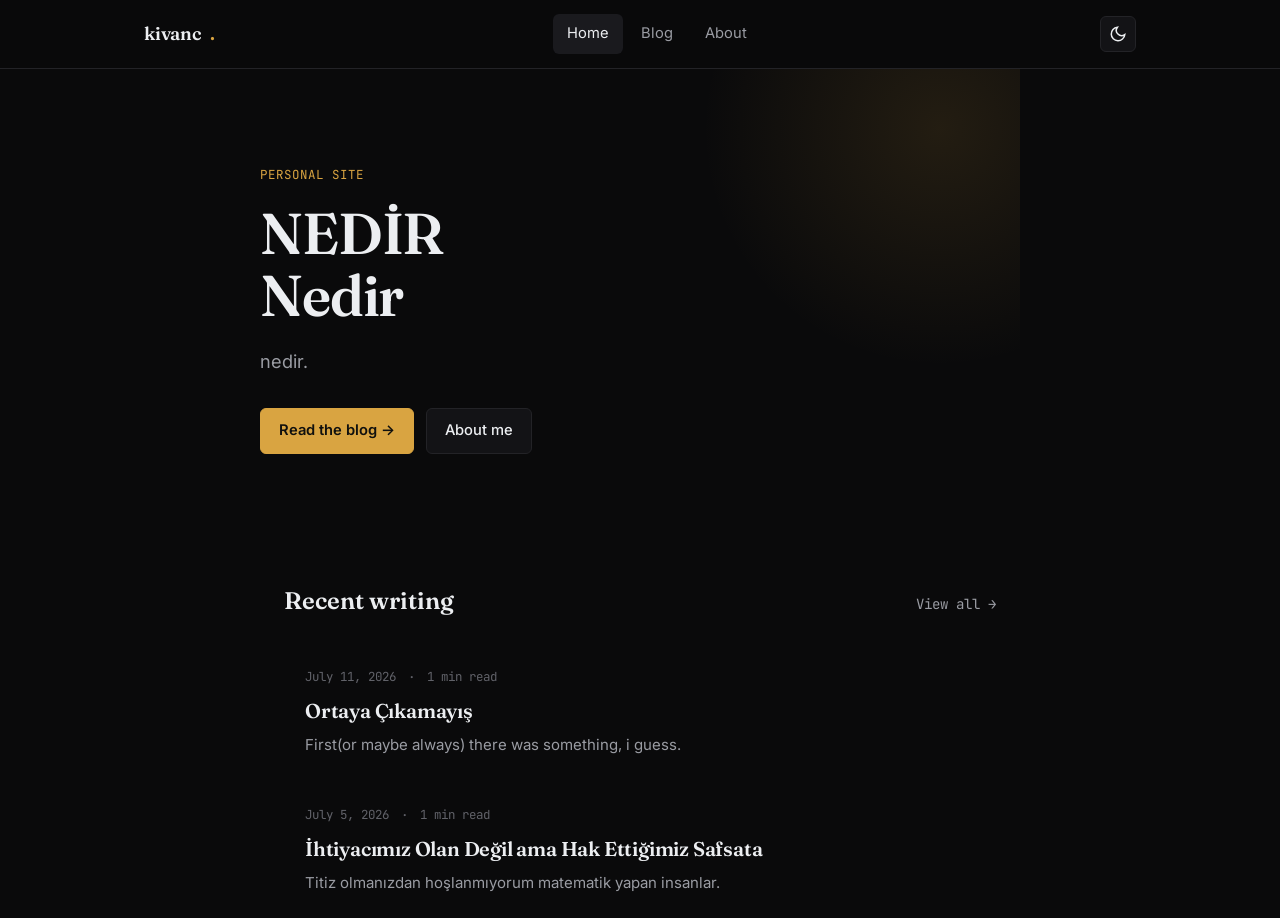
<file: index.html>
<!DOCTYPE html>
<html lang="en">
<head>
<meta charset="UTF-8">
<meta name="viewport" content="width=device-width, initial-scale=1.0">
<title>kivanc</title>
<meta name="description" content="Personal site and blog. Notes on things I'm building and thinking about.">

<!-- Open Graph / social preview -->
<meta property="og:type" content="website">
<meta property="og:title" content="kivanc — Personal Site">
<meta property="og:description" content="Personal site and blog. Notes on things I'm building and thinking about.">
<meta property="og:image" content="assets/img/og-cover.png">
<meta name="twitter:card" content="summary_large_image">

<link rel="icon" type="image/svg+xml" href="assets/img/favicon.svg">
<link rel="canonical" href="./">

<!-- Fonts -->
<link rel="preconnect" href="https://fonts.googleapis.com">
<link rel="preconnect" href="https://fonts.gstatic.com" crossorigin>
<link href="https://fonts.googleapis.com/css2?family=Fraunces:opsz,wght@9..144,500;9..144,600&family=Inter:wght@400;500;600&family=JetBrains+Mono:wght@400;500&display=swap" rel="stylesheet">

<link rel="stylesheet" href="assets/css/style.css">
<script src="assets/js/theme.js"></script>
</head>
<body>

<div id="reading-progress"></div>

<nav class="site-nav">
  <div class="inner">
    <a href="index.html" class="brand">kivanc<span class="dot">.</span></a>
    <div class="nav-links" id="nav-links">
      <a href="index.html">Home</a>
      <a href="blog.html">Blog</a>
      <a href="about.html">About</a>
    </div>
    <div class="nav-actions">
      <button class="icon-btn" id="theme-toggle" aria-label="Toggle color theme" aria-pressed="false">
        <svg viewBox="0 0 24 24" fill="none" stroke="currentColor" stroke-width="2"><path d="M21 12.79A9 9 0 1 1 11.21 3 7 7 0 0 0 21 12.79z"/></svg>
      </button>
      <button class="icon-btn nav-toggle" id="nav-toggle" aria-label="Toggle menu">
        <svg viewBox="0 0 24 24" fill="none" stroke="currentColor" stroke-width="2"><line x1="3" y1="6" x2="21" y2="6"/><line x1="3" y1="12" x2="21" y2="12"/><line x1="3" y1="18" x2="21" y2="18"/></svg>
      </button>
    </div>
  </div>
</nav>

<main>
  <section class="hero wrap">
    <p class="eyebrow">personal site</p>
    <h1>NEDİR<br>Nedir</h1>
    <p class="lead">nedir.</p>
    <div class="cta-row">
      <a class="btn btn-primary" href="blog.html">Read the blog →</a>
      <a class="btn" href="about.html">About me</a>
    </div>
  </section>

  <section class="wrap">
    <div class="section-head">
      <h2>Recent writing</h2>
      <a href="blog.html">View all →</a>
    </div>
    <div class="post-list" id="recent-posts">
      <div class="skeleton skeleton-line" style="width:60%"></div>
      <div class="skeleton skeleton-line" style="width:40%"></div>
    </div>
  </section>
</main>

<script>document.getElementById("year").textContent = new Date().getFullYear();</script>
<script src="assets/js/nav.js"></script>
<script type="module" src="assets/js/home.js"></script>
</body>
</html>
</file>
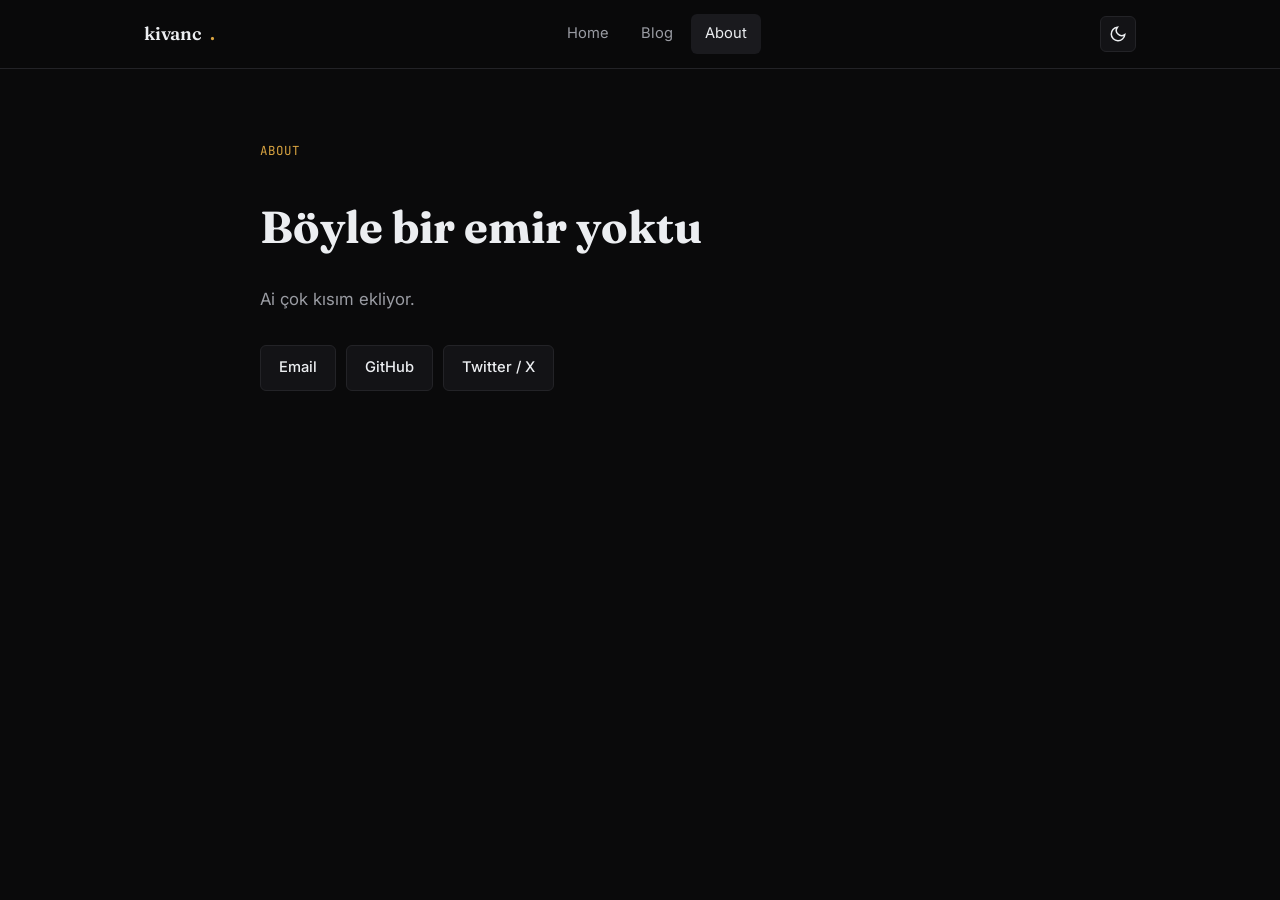
<file: about.html>
<!DOCTYPE html>
<html lang="en">
<head>
<meta charset="UTF-8">
<meta name="viewport" content="width=device-width, initial-scale=1.0">
<title>kivanc</title>
<meta name="description" content="A bit about who I am and what I work on.">
<meta property="og:type" content="profile">
<meta property="og:title" content="About · Your Name">
<meta property="og:description" content="A bit about who I am and what I work on.">
<link rel="icon" type="image/svg+xml" href="assets/img/favicon.svg">
<link rel="canonical" href="about.html">

<link rel="preconnect" href="https://fonts.googleapis.com">
<link rel="preconnect" href="https://fonts.gstatic.com" crossorigin>
<link href="https://fonts.googleapis.com/css2?family=Fraunces:opsz,wght@9..144,500;9..144,600&family=Inter:wght@400;500;600&family=JetBrains+Mono:wght@400;500&display=swap" rel="stylesheet">

<link rel="stylesheet" href="assets/css/style.css">
<script src="assets/js/theme.js"></script>
</head>
<body>

<div id="reading-progress"></div>

<nav class="site-nav">
  <div class="inner">
    <a href="index.html" class="brand">kivanc<span class="dot">.</span></a>
    <div class="nav-links" id="nav-links">
      <a href="index.html">Home</a>
      <a href="blog.html">Blog</a>
      <a href="about.html">About</a>
    </div>
    <div class="nav-actions">
      <button class="icon-btn" id="theme-toggle" aria-label="Toggle color theme" aria-pressed="false">
        <svg viewBox="0 0 24 24" fill="none" stroke="currentColor" stroke-width="2"><path d="M21 12.79A9 9 0 1 1 11.21 3 7 7 0 0 0 21 12.79z"/></svg>
      </button>
      <button class="icon-btn nav-toggle" id="nav-toggle" aria-label="Toggle menu">
        <svg viewBox="0 0 24 24" fill="none" stroke="currentColor" stroke-width="2"><line x1="3" y1="6" x2="21" y2="6"/><line x1="3" y1="12" x2="21" y2="12"/><line x1="3" y1="18" x2="21" y2="18"/></svg>
      </button>
    </div>
  </div>
</nav>

<main class="wrap about-page">
  <p class="eyebrow">About</p>
  <h1>Böyle bir emir yoktu</h1>
  <div class="prose">
    <p>Ai çok kısım ekliyor.</p>
  </div>
  <div class="social-row">
    <a class="btn" href="mailto:you@example.com">Email</a>
    <a class="btn" href="https://github.com/your-username" target="_blank" rel="noopener">GitHub</a>
    <a class="btn" href="https://twitter.com/your-handle" target="_blank" rel="noopener">Twitter / X</a>
  </div>
</main>


<script>document.getElementById("year").textContent = new Date().getFullYear();</script>
<script src="assets/js/nav.js"></script>
</body>
</html>
</file>
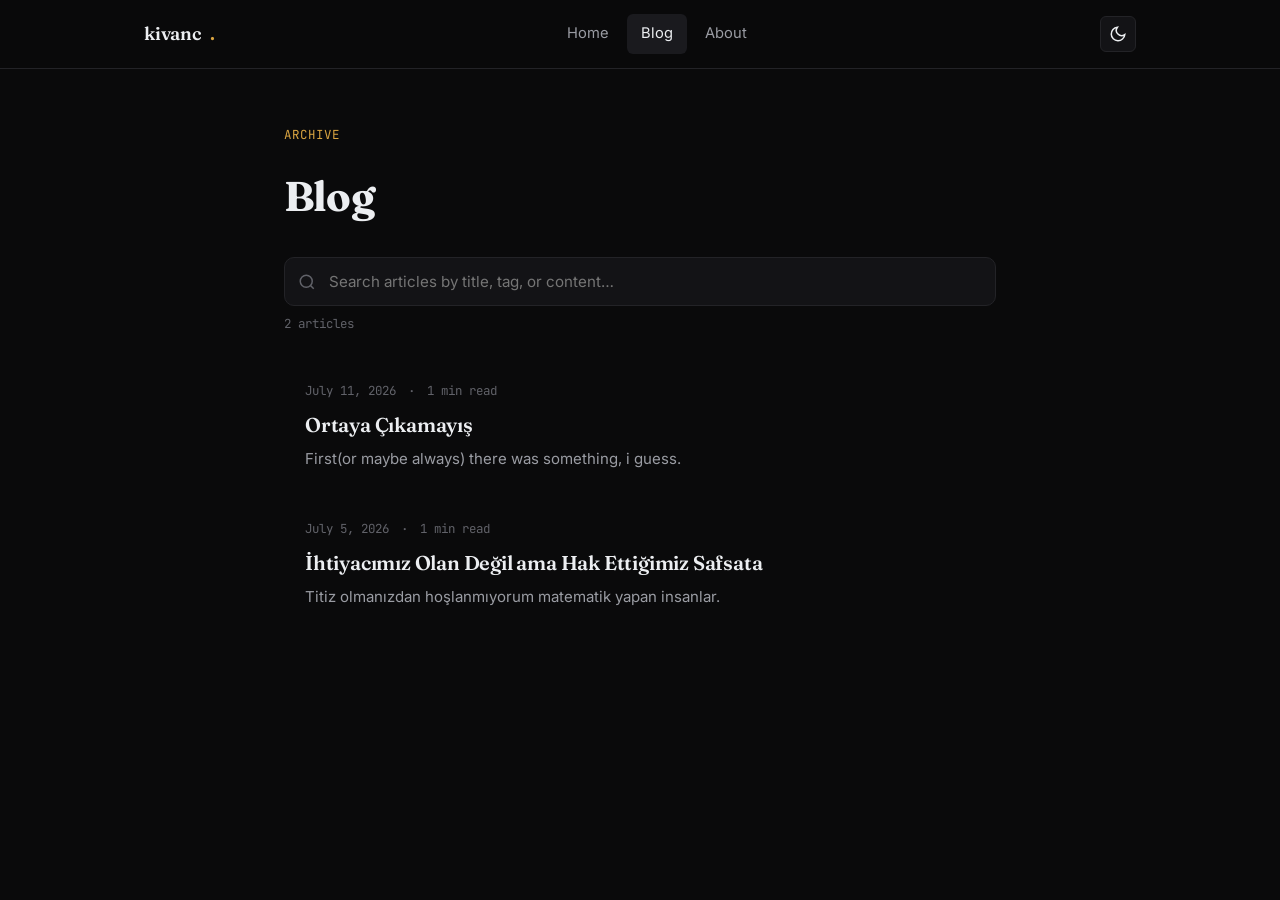
<file: blog.html>
<!DOCTYPE html>
<html lang="en">
<head>
<meta charset="UTF-8">
<meta name="viewport" content="width=device-width, initial-scale=1.0">
<title>kivanc</title>
<meta name="description" content="All articles, in one place. Searchable.">
<meta property="og:type" content="website">
<meta property="og:title" content="Blog · Your Name">
<meta property="og:description" content="All articles, in one place. Searchable.">
<link rel="icon" type="image/svg+xml" href="assets/img/favicon.svg">
<link rel="canonical" href="blog.html">

<link rel="preconnect" href="https://fonts.googleapis.com">
<link rel="preconnect" href="https://fonts.gstatic.com" crossorigin>
<link href="https://fonts.googleapis.com/css2?family=Fraunces:opsz,wght@9..144,500;9..144,600&family=Inter:wght@400;500;600&family=JetBrains+Mono:wght@400;500&display=swap" rel="stylesheet">

<link rel="stylesheet" href="assets/css/style.css">
<script src="assets/js/theme.js"></script>
</head>
<body>

<div id="reading-progress"></div>

<nav class="site-nav">
  <div class="inner">
    <a href="index.html" class="brand">kivanc<span class="dot">.</span></a>
    <div class="nav-links" id="nav-links">
      <a href="index.html">Home</a>
      <a href="blog.html">Blog</a>
      <a href="about.html">About</a>
    </div>
    <div class="nav-actions">
      <button class="icon-btn" id="theme-toggle" aria-label="Toggle color theme" aria-pressed="false">
        <svg viewBox="0 0 24 24" fill="none" stroke="currentColor" stroke-width="2"><path d="M21 12.79A9 9 0 1 1 11.21 3 7 7 0 0 0 21 12.79z"/></svg>
      </button>
      <button class="icon-btn nav-toggle" id="nav-toggle" aria-label="Toggle menu">
        <svg viewBox="0 0 24 24" fill="none" stroke="currentColor" stroke-width="2"><line x1="3" y1="6" x2="21" y2="6"/><line x1="3" y1="12" x2="21" y2="12"/><line x1="3" y1="18" x2="21" y2="18"/></svg>
      </button>
    </div>
  </div>
</nav>

<main class="wrap" style="padding-top:56px; padding-bottom:100px;">
  <p class="eyebrow">Archive</p>
  <h1 style="font-family:var(--font-display); font-size:clamp(2rem,4vw,2.6rem); margin:0 0 28px; letter-spacing:-0.02em;">Blog</h1>

  <div class="search-box">
    <svg viewBox="0 0 24 24" fill="none" stroke="currentColor" stroke-width="2"><circle cx="11" cy="11" r="8"/><line x1="21" y1="21" x2="16.65" y2="16.65"/></svg>
    <input type="search" id="search-input" placeholder="Search articles by title, tag, or content…" autocomplete="off">
  </div>
  <p class="search-count" id="search-count">Loading…</p>

  <div class="post-list" id="post-list" style="margin-top:24px;">
    <div class="skeleton skeleton-line" style="width:50%"></div>
    <div class="skeleton skeleton-line" style="width:70%"></div>
    <div class="skeleton skeleton-line" style="width:45%"></div>
  </div>
</main>



<script>document.getElementById("year").textContent = new Date().getFullYear();</script>
<script src="assets/js/nav.js"></script>
<script type="module" src="assets/js/blog.js"></script>
</body>
</html>
</file>
<file: assets/css/style.css>
/* ==========================================================================
   Design tokens
   Palette: near-black canvas + warm brass accent (not blue/green/terracotta
   default). Display face "Fraunces" (editorial serif) for headlines, "Inter"
   for UI/body, "JetBrains Mono" for code + meta/data readouts.
   ========================================================================== */
:root {
  --bg: #0a0a0b;
  --bg-elevated: #131316;
  --bg-hover: #1a1a1e;
  --border: #232327;
  --text: #eceef1;
  --text-muted: #9a9ca3;
  --text-faint: #616269;
  --accent: #d9a441;
  --accent-strong: #f0bc5e;
  --accent-soft: rgba(217, 164, 65, 0.12);
  --code-bg: #111113;
  --shadow: 0 8px 30px rgba(0, 0, 0, 0.35);
  --radius-sm: 6px;
  --radius: 10px;
  --radius-lg: 16px;
  --ease: cubic-bezier(0.16, 1, 0.3, 1);
  --font-display: "Fraunces", Georgia, serif;
  --font-body: "Inter", -apple-system, BlinkMacSystemFont, "Segoe UI", sans-serif;
  --font-mono: "JetBrains Mono", ui-monospace, Menlo, Consolas, monospace;
  --max-width: 760px;
  --max-width-wide: 1040px;
  color-scheme: dark;
}

:root[data-theme="light"] {
  --bg: #fbfbf9;
  --bg-elevated: #ffffff;
  --bg-hover: #f2f1ee;
  --border: #e7e5e0;
  --text: #17181a;
  --text-muted: #63656b;
  --text-faint: #97989d;
  --accent: #b1791f;
  --accent-strong: #96650f;
  --accent-soft: rgba(177, 121, 31, 0.1);
  --code-bg: #f4f3f0;
  --shadow: 0 8px 30px rgba(0, 0, 0, 0.08);
  color-scheme: light;
}

* { box-sizing: border-box; }
html { scroll-behavior: smooth; }

body {
  margin: 0;
  background: var(--bg);
  color: var(--text);
  font-family: var(--font-body);
  font-size: 16px;
  line-height: 1.6;
  -webkit-font-smoothing: antialiased;
  transition: background .25s var(--ease), color .25s var(--ease);
}

@media (prefers-reduced-motion: reduce) {
  html { scroll-behavior: auto; }
  * { animation-duration: 0.01ms !important; transition-duration: 0.01ms !important; }
}

a { color: inherit; text-decoration: none; }
img { max-width: 100%; display: block; border-radius: var(--radius); }
::selection { background: var(--accent-soft); color: var(--text); }

.wrap { max-width: var(--max-width); margin: 0 auto; padding: 0 24px; }
.wrap-wide { max-width: var(--max-width-wide); margin: 0 auto; padding: 0 24px; }

/* ---------------------------------- Reading progress bar ---------------------------------- */
#reading-progress {
  position: fixed; top: 0; left: 0; height: 3px; width: 0%;
  background: linear-gradient(90deg, var(--accent), var(--accent-strong));
  z-index: 200; transition: width .1s linear;
}

/* ---------------------------------- Nav ---------------------------------- */
.site-nav {
  position: sticky; top: 0; z-index: 100;
  backdrop-filter: blur(14px) saturate(140%);
  background: color-mix(in srgb, var(--bg) 78%, transparent);
  border-bottom: 1px solid var(--border);
}
.site-nav .inner {
  max-width: var(--max-width-wide); margin: 0 auto; padding: 14px 24px;
  display: flex; align-items: center; justify-content: space-between;
}
.brand {
  font-family: var(--font-display); font-weight: 600; font-size: 1.15rem;
  letter-spacing: -0.01em; display: flex; align-items: center; gap: 8px;
}
.brand .dot { color: var(--accent); }
.nav-links { display: flex; align-items: center; gap: 4px; }
.nav-links a {
  padding: 8px 14px; border-radius: var(--radius-sm); font-size: 0.92rem;
  color: var(--text-muted); transition: color .2s var(--ease), background .2s var(--ease);
}
.nav-links a:hover, .nav-links a.active { color: var(--text); background: var(--bg-hover); }
.nav-actions { display: flex; align-items: center; gap: 8px; }

.icon-btn {
  width: 36px; height: 36px; display: grid; place-items: center;
  border-radius: var(--radius-sm); border: 1px solid var(--border);
  background: var(--bg-elevated); color: var(--text); cursor: pointer;
  transition: transform .15s var(--ease), background .2s var(--ease), border-color .2s var(--ease);
}
.icon-btn:hover { background: var(--bg-hover); border-color: var(--text-faint); }
.icon-btn:active { transform: scale(0.94); }
.icon-btn svg { width: 18px; height: 18px; }

.nav-toggle { display: none; }

@media (max-width: 720px) {
  .nav-links { position: fixed; inset: 60px 16px auto 16px; flex-direction: column;
    background: var(--bg-elevated); border: 1px solid var(--border); border-radius: var(--radius-lg);
    padding: 8px; box-shadow: var(--shadow); transform: translateY(-8px); opacity: 0; pointer-events: none;
    transition: all .22s var(--ease); }
  .nav-links.open { transform: translateY(0); opacity: 1; pointer-events: auto; }
  .nav-links a { width: 100%; }
  .nav-toggle { display: grid; }
}

/* ---------------------------------- Buttons ---------------------------------- */
.btn {
  display: inline-flex; align-items: center; gap: 8px; padding: 10px 18px;
  border-radius: var(--radius-sm); font-size: 0.92rem; font-weight: 500;
  border: 1px solid var(--border); cursor: pointer; background: var(--bg-elevated); color: var(--text);
  transition: all .2s var(--ease);
}
.btn:hover { border-color: var(--text-faint); transform: translateY(-1px); }
.btn-primary { background: var(--accent); border-color: var(--accent); color: #10100e; font-weight: 600; }
.btn-primary:hover { background: var(--accent-strong); border-color: var(--accent-strong); }

/* ---------------------------------- Hero ---------------------------------- */
.hero {
  padding: 96px 0 64px; position: relative; overflow: hidden;
}
.hero::before {
  content: ""; position: absolute; top: -180px; right: -160px; width: 480px; height: 480px;
  background: radial-gradient(circle, var(--accent-soft), transparent 70%);
  pointer-events: none;
}
.eyebrow {
  font-family: var(--font-mono); font-size: 0.78rem; letter-spacing: 0.08em; text-transform: uppercase;
  color: var(--accent); margin: 0 0 18px;
}
.hero h1 {
  font-family: var(--font-display); font-size: clamp(2.4rem, 5.5vw, 3.6rem); line-height: 1.08;
  letter-spacing: -0.02em; margin: 0 0 20px; font-weight: 600;
  opacity: 0; animation: rise .7s var(--ease) forwards;
}
.hero p.lead {
  font-size: 1.15rem; color: var(--text-muted); max-width: 46ch; margin: 0 0 32px;
  opacity: 0; animation: rise .7s .1s var(--ease) forwards;
}
.hero .cta-row { display: flex; gap: 12px; flex-wrap: wrap; opacity: 0; animation: rise .7s .2s var(--ease) forwards; }

@keyframes rise { from { opacity: 0; transform: translateY(14px); } to { opacity: 1; transform: translateY(0); } }

/* ---------------------------------- Section headers ---------------------------------- */
.section-head { display: flex; align-items: baseline; justify-content: space-between; margin: 64px 0 24px; }
.section-head h2 { font-family: var(--font-display); font-size: 1.5rem; font-weight: 600; margin: 0; }
.section-head a { font-size: 0.88rem; color: var(--text-muted); font-family: var(--font-mono); }
.section-head a:hover { color: var(--accent); }

/* ---------------------------------- Post cards ---------------------------------- */
.post-list { display: flex; flex-direction: column; gap: 2px; }
.post-card {
  display: block; padding: 22px 20px; border-radius: var(--radius); border: 1px solid transparent;
  transition: background .2s var(--ease), border-color .2s var(--ease), transform .2s var(--ease);
}
.post-card:hover { background: var(--bg-elevated); border-color: var(--border); transform: translateX(2px); }
.post-card .meta-row {
  display: flex; gap: 12px; align-items: center; font-family: var(--font-mono); font-size: 0.78rem;
  color: var(--text-faint); margin-bottom: 8px; flex-wrap: wrap;
}
.post-card h3 {
  font-family: var(--font-display); font-size: 1.25rem; font-weight: 600; margin: 0 0 6px; letter-spacing: -0.01em;
}
.post-card p { margin: 0; color: var(--text-muted); font-size: 0.94rem; }
.tag {
  display: inline-block; padding: 2px 10px; border-radius: 100px; border: 1px solid var(--border);
  color: var(--text-muted); font-size: 0.72rem; font-family: var(--font-mono);
}
.tag:hover { border-color: var(--accent); color: var(--accent); }
.empty-state { padding: 60px 20px; text-align: center; color: var(--text-muted); }
.empty-state h3 { font-family: var(--font-display); color: var(--text); margin-bottom: 8px; }

/* ---------------------------------- Search ---------------------------------- */
.search-box { position: relative; margin-bottom: 8px; }
.search-box input {
  width: 100%; padding: 14px 44px 14px 44px; border-radius: var(--radius); border: 1px solid var(--border);
  background: var(--bg-elevated); color: var(--text); font-size: 0.95rem; font-family: var(--font-body);
}
.search-box input:focus { outline: none; border-color: var(--accent); }
.search-box svg { position: absolute; left: 14px; top: 50%; transform: translateY(-50%); width: 18px; height: 18px; color: var(--text-faint); }
.search-count { font-family: var(--font-mono); font-size: 0.78rem; color: var(--text-faint); margin: 8px 0 0; }

/* ---------------------------------- Article layout ---------------------------------- */
.article-layout { display: grid; grid-template-columns: 1fr 220px; gap: 48px; align-items: start; padding: 48px 0 100px; }
.article-layout .wrap-wide { display: contents; }
@media (max-width: 980px) { .article-layout { grid-template-columns: 1fr; } .toc-col { display: none; } }

.article-head { margin-bottom: 36px; }
.article-head .meta-row {
  font-family: var(--font-mono); font-size: 0.8rem; color: var(--text-faint);
  display: flex; gap: 14px; flex-wrap: wrap; margin-bottom: 14px;
}
.article-head h1 {
  font-family: var(--font-display); font-size: clamp(2rem, 4.5vw, 2.8rem); line-height: 1.12;
  letter-spacing: -0.02em; margin: 0 0 14px;
}
.article-head .desc { color: var(--text-muted); font-size: 1.05rem; margin: 0 0 16px; }
.article-head .tags { display: flex; gap: 8px; flex-wrap: wrap; }

.toc-col { position: sticky; top: 90px; font-size: 0.85rem; }
.toc-col h4 { font-family: var(--font-mono); text-transform: uppercase; letter-spacing: .06em; font-size: .72rem; color: var(--text-faint); margin: 0 0 12px; }
.toc-col ol { list-style: none; margin: 0; padding: 0; border-left: 1px solid var(--border); }
.toc-col li { margin: 0; }
.toc-col a {
  display: block; padding: 6px 0 6px 14px; color: var(--text-muted); border-left: 2px solid transparent; margin-left: -1px;
  transition: color .15s, border-color .15s;
}
.toc-col a.level-3 { padding-left: 26px; font-size: .82em; }
.toc-col a:hover, .toc-col a.active { color: var(--accent); border-color: var(--accent); }

/* ---------------------------------- Markdown article content ---------------------------------- */
.article-content { font-size: 1.05rem; }
.article-content > * + * { margin-top: 1.3em; }
.article-content h2 {
  font-family: var(--font-display); font-size: 1.65rem; margin-top: 2.2em; scroll-margin-top: 90px; letter-spacing: -.01em;
}
.article-content h3 { font-family: var(--font-display); font-size: 1.28rem; margin-top: 1.8em; scroll-margin-top: 90px; }
.article-content p { color: var(--text); }
.article-content strong { color: var(--text); font-weight: 650; }
.article-content a { color: var(--accent); border-bottom: 1px solid var(--accent-soft); }
.article-content a:hover { border-color: var(--accent); }
.article-content ul, .article-content ol { padding-left: 1.4em; }
.article-content li + li { margin-top: .4em; }
.article-content blockquote {
  margin: 0; padding: 4px 0 4px 20px; border-left: 3px solid var(--accent);
  color: var(--text-muted); font-style: italic; position: relative;
}
.article-content code {
  font-family: var(--font-mono); background: var(--code-bg); padding: 2px 6px; border-radius: 4px; font-size: .88em;
  border: 1px solid var(--border);
}
.article-content pre {
  background: var(--code-bg); border: 1px solid var(--border); border-radius: var(--radius);
  padding: 18px 20px; overflow-x: auto; position: relative;
}
.article-content pre code { background: none; border: none; padding: 0; font-size: .87rem; line-height: 1.6; }
.code-copy-btn {
  position: absolute; top: 10px; right: 10px; font-family: var(--font-mono); font-size: .7rem;
  padding: 4px 10px; border-radius: 5px; border: 1px solid var(--border); background: var(--bg-elevated);
  color: var(--text-muted); cursor: pointer; opacity: 0; transition: opacity .15s;
}
.article-content pre:hover .code-copy-btn { opacity: 1; }
.code-copy-btn.copied { color: var(--accent); border-color: var(--accent); }
.article-content hr { border: none; border-top: 1px solid var(--border); margin: 2.4em 0; }
.article-content img { margin: 8px auto; }
.article-content figure { margin: 0; text-align: center; }
.article-content figcaption { font-size: .85rem; color: var(--text-faint); margin-top: 8px; }
.footnotes { margin-top: 4em; padding-top: 1.5em; border-top: 1px solid var(--border); font-size: .9rem; color: var(--text-muted); }
.footnotes ol { padding-left: 1.2em; }
.footnote-ref { font-size: .75em; vertical-align: super; color: var(--accent); }
.footnote-backref { margin-left: 6px; color: var(--accent); }

/* ---------------------------------- Prev/Next nav ---------------------------------- */
.post-nav { display: grid; grid-template-columns: 1fr 1fr; gap: 16px; margin-top: 64px; }
.post-nav a {
  border: 1px solid var(--border); border-radius: var(--radius); padding: 18px; display: block;
  transition: border-color .2s, background .2s;
}
.post-nav a:hover { border-color: var(--accent); background: var(--bg-elevated); }
.post-nav .dir { font-family: var(--font-mono); font-size: .72rem; color: var(--text-faint); text-transform: uppercase; letter-spacing: .05em; }
.post-nav .title { font-family: var(--font-display); margin-top: 6px; font-size: 1rem; }
.post-nav .next { text-align: right; grid-column: 2; }
@media (max-width: 560px) { .post-nav { grid-template-columns: 1fr; } .post-nav .next { text-align: left; grid-column: 1; } }

/* ---------------------------------- About page ---------------------------------- */
.about-page { padding: 72px 0 100px; }
.about-page h1 { font-family: var(--font-display); font-size: clamp(2rem, 5vw, 2.8rem); margin-bottom: 24px; }
.about-page .prose p { color: var(--text-muted); margin-bottom: 1.1em; font-size: 1.05rem; }
.about-page .prose strong { color: var(--text); }
.social-row { display: flex; gap: 10px; margin-top: 32px; flex-wrap: wrap; }

/* ---------------------------------- 404 ---------------------------------- */
.error-page {
  min-height: 70vh; display: flex; flex-direction: column; align-items: center; justify-content: center;
  text-align: center; padding: 40px 24px;
}
.error-page .code {
  font-family: var(--font-display); font-size: clamp(5rem, 18vw, 9rem); font-weight: 600; line-height: 1;
  color: var(--text); letter-spacing: -0.03em;
}
.error-page .code span { color: var(--accent); }
.error-page p { color: var(--text-muted); margin: 12px 0 28px; }

/* ---------------------------------- Footer ---------------------------------- */
.site-footer { border-top: 1px solid var(--border); padding: 40px 0; margin-top: 80px; }
.site-footer .inner { max-width: var(--max-width-wide); margin: 0 auto; padding: 0 24px; display: flex; justify-content: space-between; align-items: center; gap: 12px; flex-wrap: wrap; }
.site-footer p { color: var(--text-faint); font-size: .85rem; margin: 0; font-family: var(--font-mono); }
.site-footer .links { display: flex; gap: 16px; }
.site-footer a { color: var(--text-faint); font-size: .85rem; }
.site-footer a:hover { color: var(--accent); }

/* ---------------------------------- Skeleton loading ---------------------------------- */
.skeleton { background: linear-gradient(90deg, var(--bg-elevated) 25%, var(--bg-hover) 37%, var(--bg-elevated) 63%); background-size: 400% 100%; animation: shimmer 1.4s ease infinite; border-radius: var(--radius); }
@keyframes shimmer { 0% { background-position: 100% 50%; } 100% { background-position: 0 50%; } }
.skeleton-line { height: 14px; margin-bottom: 10px; }

/* ---------------------------------- Reveal-on-scroll ---------------------------------- */
.reveal { opacity: 0; transform: translateY(10px); transition: opacity .5s var(--ease), transform .5s var(--ease); }
.reveal.in { opacity: 1; transform: translateY(0); }
</file>
